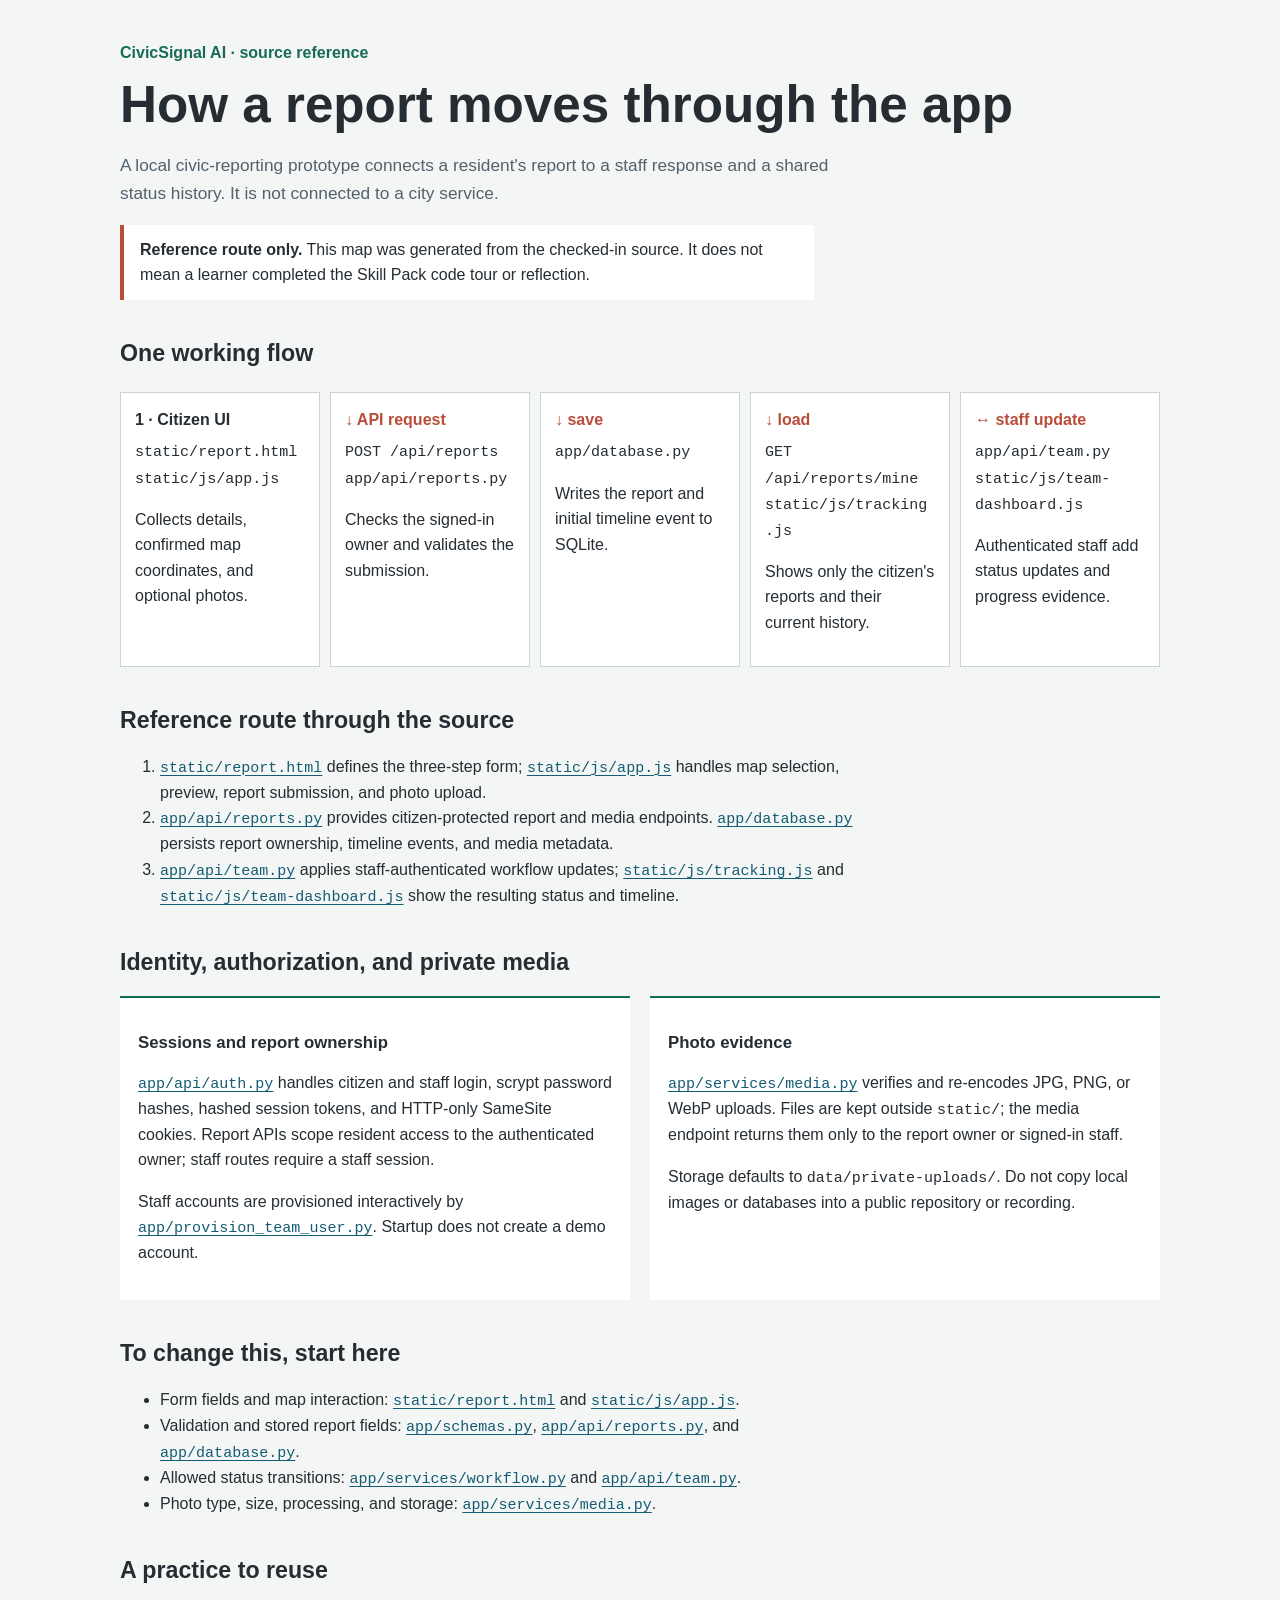
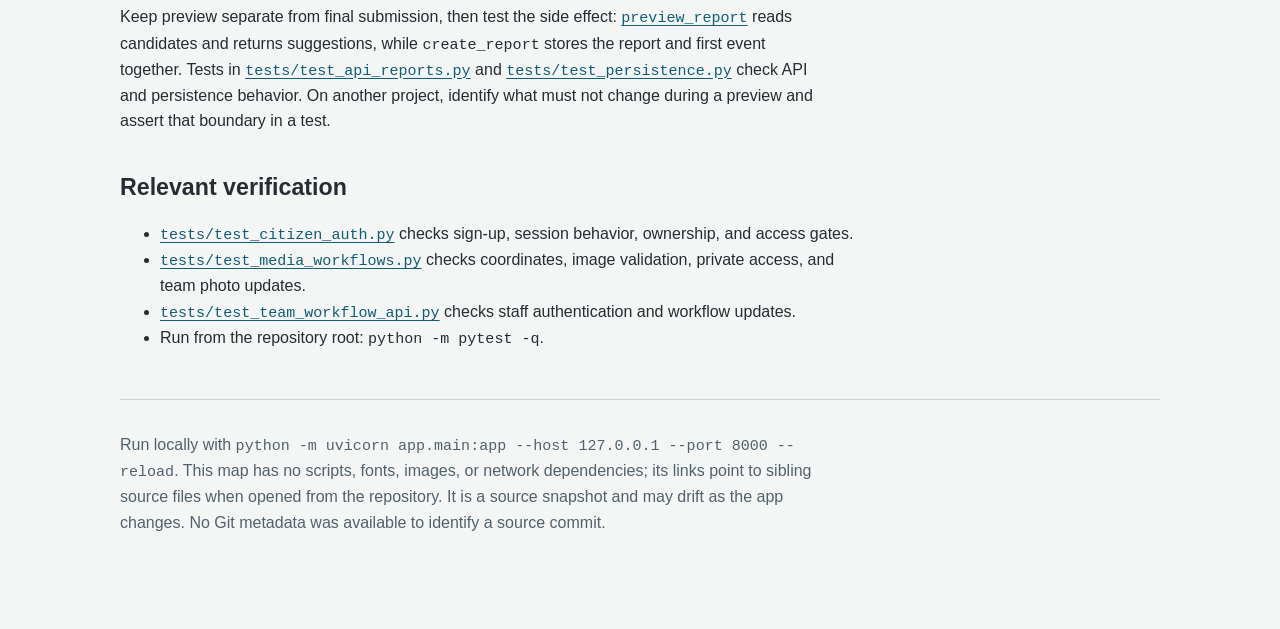
<file: CivicSignalAI/devpost/app-map.html>
<!doctype html>
<html lang="en">
<head>
  <meta charset="utf-8">
  <meta name="viewport" content="width=device-width, initial-scale=1">
  <meta name="color-scheme" content="light">
  <title>CivicSignal AI | App Map</title>
  <style>
    :root {
      color-scheme: light;
      --ink: #252d33;
      --muted: #52616b;
      --paper: #f4f6f5;
      --surface: #fff;
      --line: #cbd4d2;
      --coral: #b94d3a;
      --green: #176b57;
      font-family: "Segoe UI", sans-serif;
      background: var(--paper);
      color: var(--ink);
    }
    * { box-sizing: border-box; }
    body { margin: 0; line-height: 1.6; }
    main { width: min(1040px, calc(100% - 32px)); margin: 0 auto; padding: 40px 0 64px; }
    h1, h2, h3 { line-height: 1.2; }
    h1 { margin: 0; font-size: clamp(2rem, 5vw, 3.2rem); }
    h2 { margin-top: 2.5rem; font-size: 1.45rem; }
    h3 { font-size: 1.05rem; }
    p, li { max-width: 78ch; }
    a { color: #145c74; text-underline-offset: 3px; }
    a:focus-visible { outline: 3px solid var(--coral); outline-offset: 3px; }
    .eyebrow { margin: 0 0 8px; color: var(--green); font-weight: 700; }
    .lede { color: var(--muted); font-size: 1.08rem; }
    .notice { border-left: 4px solid var(--coral); padding: 12px 16px; background: var(--surface); }
    .flow { display: grid; grid-template-columns: repeat(5, minmax(0, 1fr)); gap: 10px; align-items: stretch; margin: 24px 0; }
    .flow div { min-width: 0; padding: 14px; border: 1px solid var(--line); background: var(--surface); }
    .flow strong { display: block; margin-bottom: 6px; }
    .flow .arrow { color: var(--coral); font-weight: 700; }
    .columns { display: grid; grid-template-columns: repeat(2, minmax(0, 1fr)); gap: 20px; }
    section { scroll-margin-top: 20px; }
    .panel { padding: 18px; border-top: 2px solid var(--green); background: var(--surface); }
    code { overflow-wrap: anywhere; font-family: Consolas, monospace; font-size: .94em; }
    footer { margin-top: 3rem; padding-top: 16px; border-top: 1px solid var(--line); color: var(--muted); }
    @media (max-width: 760px) {
      main { padding-top: 28px; }
      .flow { grid-template-columns: 1fr; }
      .flow .arrow { display: none; }
      .columns { grid-template-columns: 1fr; }
    }
  </style>
</head>
<body>
  <main>
    <header>
      <p class="eyebrow">CivicSignal AI · source reference</p>
      <h1>How a report moves through the app</h1>
      <p class="lede">A local civic-reporting prototype connects a resident's report to a staff response and a shared status history. It is not connected to a city service.</p>
      <p class="notice"><strong>Reference route only.</strong> This map was generated from the checked-in source. It does not mean a learner completed the Skill Pack code tour or reflection.</p>
    </header>

    <section aria-labelledby="flow-heading">
      <h2 id="flow-heading">One working flow</h2>
      <div class="flow" role="list" aria-label="Report data flow">
        <div role="listitem"><strong>1 · Citizen UI</strong><code>static/report.html</code><br><code>static/js/app.js</code><p>Collects details, confirmed map coordinates, and optional photos.</p></div>
        <div role="listitem"><strong class="arrow" aria-hidden="true">↓ API request</strong><code>POST /api/reports</code><br><code>app/api/reports.py</code><p>Checks the signed-in owner and validates the submission.</p></div>
        <div role="listitem"><strong class="arrow" aria-hidden="true">↓ save</strong><code>app/database.py</code><p>Writes the report and initial timeline event to SQLite.</p></div>
        <div role="listitem"><strong class="arrow" aria-hidden="true">↓ load</strong><code>GET /api/reports/mine</code><br><code>static/js/tracking.js</code><p>Shows only the citizen's reports and their current history.</p></div>
        <div role="listitem"><strong class="arrow" aria-hidden="true">↔ staff update</strong><code>app/api/team.py</code><br><code>static/js/team-dashboard.js</code><p>Authenticated staff add status updates and progress evidence.</p></div>
      </div>
    </section>

    <section aria-labelledby="route-heading">
      <h2 id="route-heading">Reference route through the source</h2>
      <ol>
        <li><a href="../static/report.html"><code>static/report.html</code></a> defines the three-step form; <a href="../static/js/app.js"><code>static/js/app.js</code></a> handles map selection, preview, report submission, and photo upload.</li>
        <li><a href="../app/api/reports.py"><code>app/api/reports.py</code></a> provides citizen-protected report and media endpoints. <a href="../app/database.py"><code>app/database.py</code></a> persists report ownership, timeline events, and media metadata.</li>
        <li><a href="../app/api/team.py"><code>app/api/team.py</code></a> applies staff-authenticated workflow updates; <a href="../static/js/tracking.js"><code>static/js/tracking.js</code></a> and <a href="../static/js/team-dashboard.js"><code>static/js/team-dashboard.js</code></a> show the resulting status and timeline.</li>
      </ol>
    </section>

    <section aria-labelledby="security-heading">
      <h2 id="security-heading">Identity, authorization, and private media</h2>
      <div class="columns">
        <article class="panel">
          <h3>Sessions and report ownership</h3>
          <p><a href="../app/api/auth.py"><code>app/api/auth.py</code></a> handles citizen and staff login, scrypt password hashes, hashed session tokens, and HTTP-only SameSite cookies. Report APIs scope resident access to the authenticated owner; staff routes require a staff session.</p>
          <p>Staff accounts are provisioned interactively by <a href="../app/provision_team_user.py"><code>app/provision_team_user.py</code></a>. Startup does not create a demo account.</p>
        </article>
        <article class="panel">
          <h3>Photo evidence</h3>
          <p><a href="../app/services/media.py"><code>app/services/media.py</code></a> verifies and re-encodes JPG, PNG, or WebP uploads. Files are kept outside <code>static/</code>; the media endpoint returns them only to the report owner or signed-in staff.</p>
          <p>Storage defaults to <code>data/private-uploads/</code>. Do not copy local images or databases into a public repository or recording.</p>
        </article>
      </div>
    </section>

    <section aria-labelledby="change-heading">
      <h2 id="change-heading">To change this, start here</h2>
      <ul>
        <li>Form fields and map interaction: <a href="../static/report.html"><code>static/report.html</code></a> and <a href="../static/js/app.js"><code>static/js/app.js</code></a>.</li>
        <li>Validation and stored report fields: <a href="../app/schemas.py"><code>app/schemas.py</code></a>, <a href="../app/api/reports.py"><code>app/api/reports.py</code></a>, and <a href="../app/database.py"><code>app/database.py</code></a>.</li>
        <li>Allowed status transitions: <a href="../app/services/workflow.py"><code>app/services/workflow.py</code></a> and <a href="../app/api/team.py"><code>app/api/team.py</code></a>.</li>
        <li>Photo type, size, processing, and storage: <a href="../app/services/media.py"><code>app/services/media.py</code></a>.</li>
      </ul>
    </section>

    <section aria-labelledby="evidence-heading">
      <h2 id="evidence-heading">A practice to reuse</h2>
      <p>Keep preview separate from final submission, then test the side effect: <a href="../app/api/reports.py"><code>preview_report</code></a> reads candidates and returns suggestions, while <code>create_report</code> stores the report and first event together. Tests in <a href="../tests/test_api_reports.py"><code>tests/test_api_reports.py</code></a> and <a href="../tests/test_persistence.py"><code>tests/test_persistence.py</code></a> check API and persistence behavior. On another project, identify what must not change during a preview and assert that boundary in a test.</p>
    </section>

    <section aria-labelledby="tests-heading">
      <h2 id="tests-heading">Relevant verification</h2>
      <ul>
        <li><a href="../tests/test_citizen_auth.py"><code>tests/test_citizen_auth.py</code></a> checks sign-up, session behavior, ownership, and access gates.</li>
        <li><a href="../tests/test_media_workflows.py"><code>tests/test_media_workflows.py</code></a> checks coordinates, image validation, private access, and team photo updates.</li>
        <li><a href="../tests/test_team_workflow_api.py"><code>tests/test_team_workflow_api.py</code></a> checks staff authentication and workflow updates.</li>
        <li>Run from the repository root: <code>python -m pytest -q</code>.</li>
      </ul>
    </section>

    <footer>
      <p>Run locally with <code>python -m uvicorn app.main:app --host 127.0.0.1 --port 8000 --reload</code>. This map has no scripts, fonts, images, or network dependencies; its links point to sibling source files when opened from the repository. It is a source snapshot and may drift as the app changes. No Git metadata was available to identify a source commit.</p>
    </footer>
  </main>
</body>
</html>
</file>
